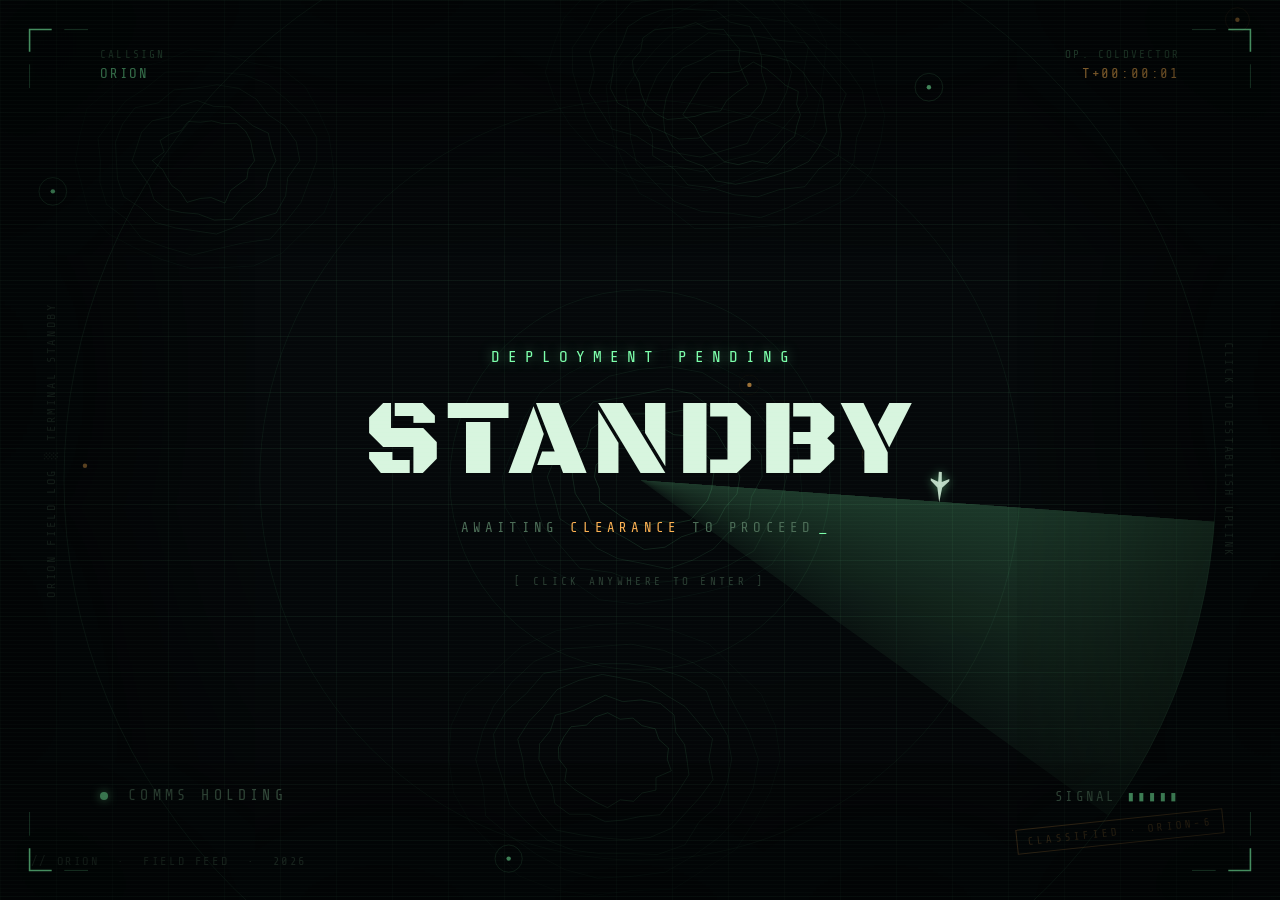
<file: index.html>
<!DOCTYPE html>
<html lang="en">
<head>
<meta charset="UTF-8">
<meta name="viewport" content="width=device-width, initial-scale=1.0">
<title>ORION // STANDBY</title>

<link rel="icon" href="Images/icon.png" sizes="32x32" />
<link rel="apple-touch-icon" href="Images/icon.png">
<link rel="preconnect" href="https://fonts.googleapis.com">
<link href="https://fonts.googleapis.com/css2?family=Share+Tech+Mono&family=Black+Ops+One&family=Rajdhani:wght@300;400;600;700&display=swap" rel="stylesheet">
<link rel="stylesheet" href="Styles/boot.css">

<meta property="og:title" content="Orion">
<meta property="og:description" content="Official Website For Orion.">
<meta property="og:type" content="website">
</head>
<body>
<div id="stage">
  <canvas id="bgcanvas"></canvas>
  <div class="grid-overlay"></div>

  <div class="side-label side-label--left">ORION FIELD LOG ░ TERMINAL STANDBY</div>
  <div class="side-label side-label--right">CLICK TO ESTABLISH UPLINK</div>

  <div id="hud-top">
    <div class="block">
      <span class="k">CALLSIGN</span>
      <span class="v">ORION</span>
    </div>
    <div class="block right">
      <span class="k">OP. COLDVECTOR</span>
      <span class="v amber" id="clockReadout">T+00:00:00</span>
    </div>
  </div>

  <div id="centerstack">
    <div id="opline">DEPLOYMENT PENDING</div>
    <div id="title">STANDBY</div>
    <div id="subline">AWAITING <span class="amber">CLEARANCE</span> TO PROCEED<span class="car">_</span></div>
    <div id="entryCue">[ click anywhere to enter ]</div>
  </div>

  <div id="statusbar"><span class="statusdot"></span><span id="statusText">Comms Holding</span></div>
  <div id="signal">SIGNAL <span class="bars" id="sigBars">▮▮▮▮▯</span></div>
  <div id="stamp">CLASSIFIED · ORION-6</div>
  <div id="footer">// ORION &nbsp;·&nbsp; FIELD FEED &nbsp;·&nbsp; 2026</div>

  <div class="corner tl"><svg viewBox="0 0 76 76"><path d="M2 30 L2 2 L30 2" stroke="#7dffab" stroke-width="2" fill="none" opacity="0.55"/><path d="M2 46 L2 76" stroke="#7dffab" stroke-width="1" fill="none" opacity="0.22"/><path d="M46 2 L76 2" stroke="#7dffab" stroke-width="1" fill="none" opacity="0.22"/></svg></div>
  <div class="corner tr"><svg viewBox="0 0 76 76"><path d="M2 30 L2 2 L30 2" stroke="#7dffab" stroke-width="2" fill="none" opacity="0.55"/><path d="M2 46 L2 76" stroke="#7dffab" stroke-width="1" fill="none" opacity="0.22"/><path d="M46 2 L76 2" stroke="#7dffab" stroke-width="1" fill="none" opacity="0.22"/></svg></div>
  <div class="corner bl"><svg viewBox="0 0 76 76"><path d="M2 30 L2 2 L30 2" stroke="#7dffab" stroke-width="2" fill="none" opacity="0.55"/><path d="M2 46 L2 76" stroke="#7dffab" stroke-width="1" fill="none" opacity="0.22"/><path d="M46 2 L76 2" stroke="#7dffab" stroke-width="1" fill="none" opacity="0.22"/></svg></div>
  <div class="corner br"><svg viewBox="0 0 76 76"><path d="M2 30 L2 2 L30 2" stroke="#7dffab" stroke-width="2" fill="none" opacity="0.55"/><path d="M2 46 L2 76" stroke="#7dffab" stroke-width="1" fill="none" opacity="0.22"/><path d="M46 2 L76 2" stroke="#7dffab" stroke-width="1" fill="none" opacity="0.22"/></svg></div>

  <div class="scanlines"></div>
  <div class="vignette"></div>
  <div id="cutOverlay"></div>
</div>

<script src="Scripts/boot.js"></script>
</body>
</html>
</file>
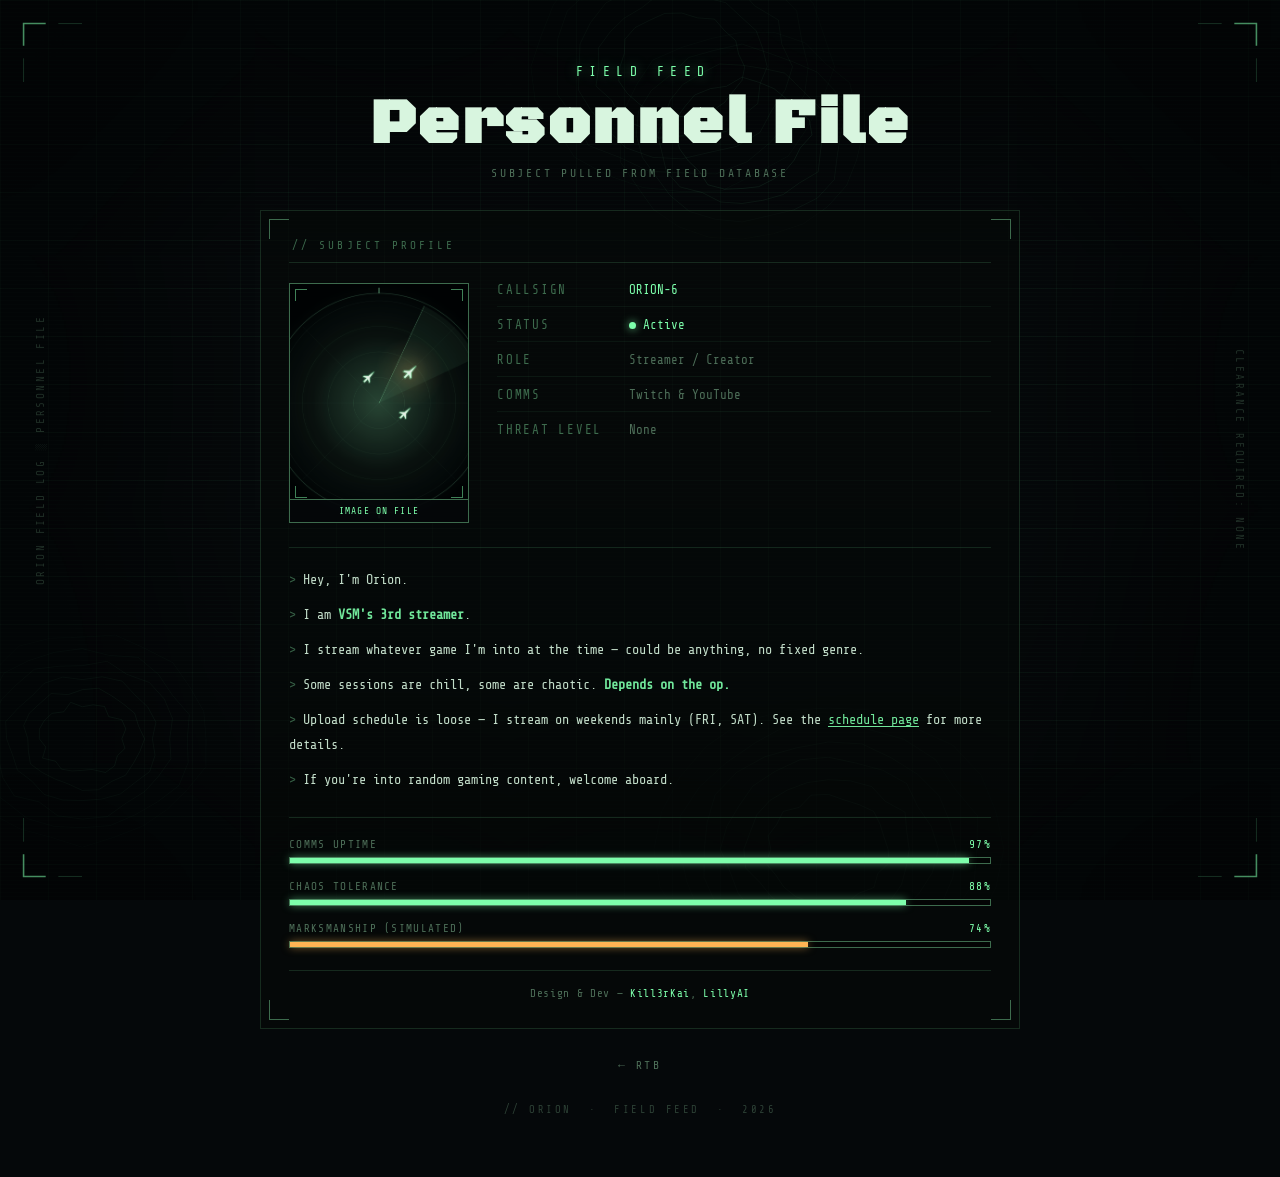
<file: about.html>
<!DOCTYPE html>
<html lang="en">

<head>
    <meta charset="UTF-8" />
    <meta name="viewport" content="width=device-width, initial-scale=1.0" />
    <title>Orion — Personnel File</title>

    <link rel="icon" href="Images/image.png" sizes="32x32" />
    <link rel="apple-touch-icon" href="Images/image.png">
    <link rel="preconnect" href="https://fonts.googleapis.com">
    <link
        href="https://fonts.googleapis.com/css2?family=Share+Tech+Mono&family=Black+Ops+One&family=Rajdhani:wght@300;400;600;700&display=swap"
        rel="stylesheet">
    <link rel="stylesheet" href="https://cdnjs.cloudflare.com/ajax/libs/font-awesome/6.6.0/css/all.min.css">
    <link rel="stylesheet" href="Styles/style.css">
    <link rel="stylesheet" href="Styles/about.css">

    <meta property="og:title" content="Orion — Personnel File">
    <meta property="og:description" content="Just some guy who likes games.">
    <meta property="og:type" content="website">
</head>

<body>

    <div id="cursor"></div>
    <div id="cursorRing"></div>

    <canvas id="bgcanvas"></canvas>
    <div class="grid-overlay"></div>
    <div class="scanlines"></div>
    <div class="vignette"></div>

    <div class="side-label side-label--left">ORION FIELD LOG ░ PERSONNEL FILE</div>
    <div class="side-label side-label--right">CLEARANCE REQUIRED: NONE</div>

    <div class="corner tl"><svg viewBox="0 0 76 76">
            <path d="M2 30 L2 2 L30 2" stroke="#7dffab" stroke-width="2" fill="none" opacity="0.55" />
            <path d="M2 46 L2 76" stroke="#7dffab" stroke-width="1" fill="none" opacity="0.22" />
            <path d="M46 2 L76 2" stroke="#7dffab" stroke-width="1" fill="none" opacity="0.22" />
        </svg></div>
    <div class="corner tr"><svg viewBox="0 0 76 76">
            <path d="M2 30 L2 2 L30 2" stroke="#7dffab" stroke-width="2" fill="none" opacity="0.55" />
            <path d="M2 46 L2 76" stroke="#7dffab" stroke-width="1" fill="none" opacity="0.22" />
            <path d="M46 2 L76 2" stroke="#7dffab" stroke-width="1" fill="none" opacity="0.22" />
        </svg></div>
    <div class="corner bl"><svg viewBox="0 0 76 76">
            <path d="M2 30 L2 2 L30 2" stroke="#7dffab" stroke-width="2" fill="none" opacity="0.55" />
            <path d="M2 46 L2 76" stroke="#7dffab" stroke-width="1" fill="none" opacity="0.22" />
            <path d="M46 2 L76 2" stroke="#7dffab" stroke-width="1" fill="none" opacity="0.22" />
        </svg></div>
    <div class="corner br"><svg viewBox="0 0 76 76">
            <path d="M2 30 L2 2 L30 2" stroke="#7dffab" stroke-width="2" fill="none" opacity="0.55" />
            <path d="M2 46 L2 76" stroke="#7dffab" stroke-width="1" fill="none" opacity="0.22" />
            <path d="M46 2 L76 2" stroke="#7dffab" stroke-width="1" fill="none" opacity="0.22" />
        </svg></div>

    <div class="about-wrap">

        <header class="about-hero">
            <div class="about-brandline">FIELD FEED</div>
            <h1 class="about-title">Personnel File</h1>
            <p class="about-sub">subject pulled from field database</p>
        </header>

        <div class="dossier-panel">
            <span class="dossier-bracket db-tl"></span>
            <span class="dossier-bracket db-tr"></span>
            <span class="dossier-bracket db-bl"></span>
            <span class="dossier-bracket db-br"></span>

            <div class="dossier-screen">
                <div class="section-label">// Subject Profile</div>

                <div class="profile-grid">
                    <div class="id-photo">
                        <span class="id-corner tl"></span>
                        <span class="id-corner tr"></span>
                        <span class="id-corner bl"></span>
                        <span class="id-corner br"></span>
                        <img src="Images/image.png" alt="Orion">
                        <div class="id-photo-tag">Image On File</div>
                    </div>

                    <div class="readout">
                        <div class="readout-row"><span class="readout-k">Callsign</span><span
                                class="readout-v">ORION-6</span></div>
                        <div class="readout-row"><span class="readout-k">Status</span><span class="readout-v"><span
                                    class="status-live-dot"></span>Active</span></div>
                        <div class="readout-row"><span class="readout-k">Role</span><span class="readout-v dim">Streamer
                                / Creator</span></div>
                        <div class="readout-row"><span class="readout-k">Comms</span><span class="readout-v dim">Twitch
                                &amp; YouTube</span></div>
                        <div class="readout-row"><span class="readout-k">Threat Level</span><span
                                class="readout-v dim">None</span></div>
                    </div>
                </div>

                <div class="field-notes">
                    <p>Hey, I'm Orion.</p>
                    <p>I am <strong>VSM's 3rd streamer</strong>.</p>
                    <p>I stream whatever game I'm into at the time — could be anything, no fixed genre.</p>
                    <p>Some sessions are chill, some are chaotic. <strong>Depends on the op.</strong></p>
                    <p>Upload schedule is loose — I stream on weekends mainly (FRI, SAT). See the <a
                            href="schedule.html">schedule page</a> for more details.</p>
                    <p>If you're into random gaming content, welcome aboard.</p>
                </div>

                <div class="metrics">
                    <div class="metric-row">
                        <div class="metric-label"><span>Comms Uptime</span><span class="metric-val">97%</span></div>
                        <div class="metric-track">
                            <div class="metric-fill" data-w="97"></div>
                        </div>
                    </div>
                    <div class="metric-row">
                        <div class="metric-label"><span>Chaos Tolerance</span><span class="metric-val">88%</span></div>
                        <div class="metric-track">
                            <div class="metric-fill" data-w="88"></div>
                        </div>
                    </div>
                    <div class="metric-row">
                        <div class="metric-label"><span>Marksmanship (Simulated)</span><span
                                class="metric-val">74%</span></div>
                        <div class="metric-track">
                            <div class="metric-fill amber" data-w="74"></div>
                        </div>
                    </div>
                </div>

                <div class="credits-line">
                    Design &amp; Dev — <a href="https://kill3rkai.ai" target="_blank" rel="noopener">Kill3rKai</a>, <a href="https://kill3rkai.ai/lilly" target="_blank" rel="noopener">LillyAI</a>
                </div>
            </div>
        </div>

        <div class="about-back">
            <a href="main.html">RTB</a>
        </div>

        <footer class="about-footer">
            // ORION &nbsp;·&nbsp; FIELD FEED &nbsp;·&nbsp; 2026
        </footer>

    </div>

    <script src="Scripts/about.js" defer></script>

</body>

</html>
</file>
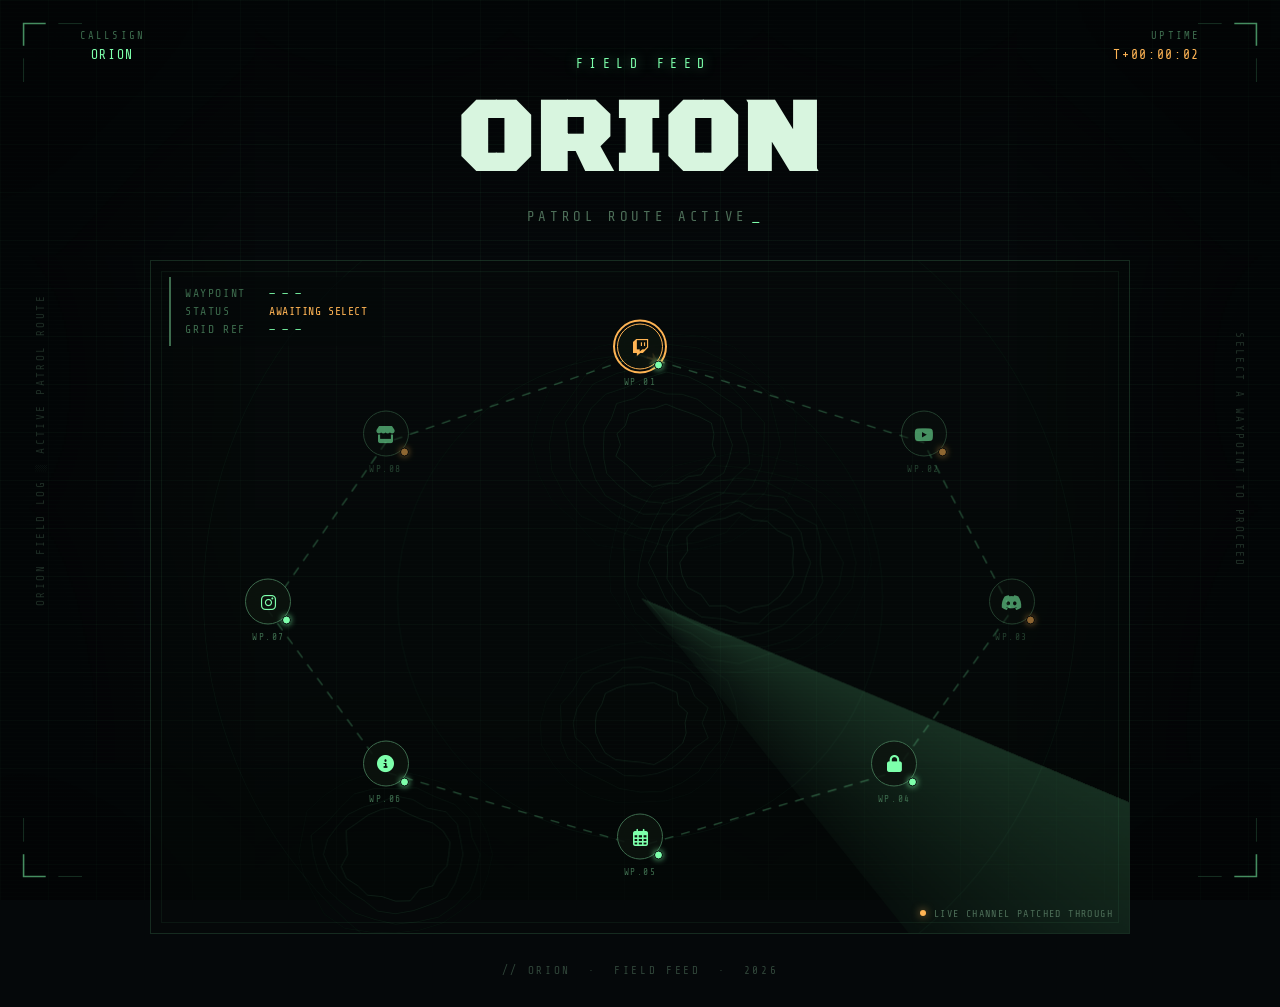
<file: main.html>
<!--
All Code Here Is Made By Kill3rKai
See More Details At: Kill3rKai.ai/faq
-->

<!DOCTYPE html>
<html lang="en">

<head>
    <meta charset="UTF-8" />
    <meta name="viewport" content="width=device-width, initial-scale=1.0" />
    <title>Orion // Tactical Link Map</title>

    <link rel="icon" href="Images/icon.png" sizes="32x32" />
    <link rel="apple-touch-icon" href="Images/icon.png">
    <link rel="preconnect" href="https://fonts.googleapis.com">
    <link href="https://fonts.googleapis.com/css2?family=Share+Tech+Mono&family=Black+Ops+One&family=Rajdhani:wght@300;400;600;700&display=swap" rel="stylesheet">
    <link rel="stylesheet" href="https://cdnjs.cloudflare.com/ajax/libs/font-awesome/6.6.0/css/all.min.css">
    <link rel="stylesheet" href="Styles/style.css">

    <meta property="og:title" content="Orion">
    <meta property="og:description" content="Official links and command hub for Orion.">
    <meta property="og:url" content="https://orion1367.github.io/">
    <meta property="og:type" content="website">
</head>

<body>

    <div id="cursor"></div>
    <div id="cursorRing"></div>

    <div class="grid-overlay"></div>
    <div class="scanlines"></div>
    <div class="vignette"></div>

    <div class="side-label side-label--left">ORION FIELD LOG ░ ACTIVE PATROL ROUTE</div>
    <div class="side-label side-label--right">SELECT A WAYPOINT TO PROCEED</div>

    <div class="corner tl"><svg viewBox="0 0 76 76"><path d="M2 30 L2 2 L30 2" stroke="#7dffab" stroke-width="2" fill="none" opacity="0.55"/><path d="M2 46 L2 76" stroke="#7dffab" stroke-width="1" fill="none" opacity="0.22"/><path d="M46 2 L76 2" stroke="#7dffab" stroke-width="1" fill="none" opacity="0.22"/></svg></div>
    <div class="corner tr"><svg viewBox="0 0 76 76"><path d="M2 30 L2 2 L30 2" stroke="#7dffab" stroke-width="2" fill="none" opacity="0.55"/><path d="M2 46 L2 76" stroke="#7dffab" stroke-width="1" fill="none" opacity="0.22"/><path d="M46 2 L76 2" stroke="#7dffab" stroke-width="1" fill="none" opacity="0.22"/></svg></div>
    <div class="corner bl"><svg viewBox="0 0 76 76"><path d="M2 30 L2 2 L30 2" stroke="#7dffab" stroke-width="2" fill="none" opacity="0.55"/><path d="M2 46 L2 76" stroke="#7dffab" stroke-width="1" fill="none" opacity="0.22"/><path d="M46 2 L76 2" stroke="#7dffab" stroke-width="1" fill="none" opacity="0.22"/></svg></div>
    <div class="corner br"><svg viewBox="0 0 76 76"><path d="M2 30 L2 2 L30 2" stroke="#7dffab" stroke-width="2" fill="none" opacity="0.55"/><path d="M2 46 L2 76" stroke="#7dffab" stroke-width="1" fill="none" opacity="0.22"/><path d="M46 2 L76 2" stroke="#7dffab" stroke-width="1" fill="none" opacity="0.22"/></svg></div>

    <header class="hero">
        <div id="hud-top">
            <div class="block">
                <span class="k">CALLSIGN</span>
                <span class="v">ORION</span>
            </div>
            <div class="block right">
                <span class="k">UPTIME</span>
                <span class="v amber" id="clockReadout">T+00:00:00</span>
            </div>
        </div>

        <div id="brandline">FIELD FEED</div>
        <h1 id="title">ORION</h1>
        <p id="subline">PATROL ROUTE ACTIVE<span class="blink">_</span></p>
    </header>

    <main class="map-section">
        <div class="map-frame" id="mapFrame">
            <canvas id="mapcanvas"></canvas>

            <div id="wpReadout">
                <div class="row"><span class="k">WAYPOINT</span><span class="v" id="rdWp">— — —</span></div>
                <div class="row"><span class="k">STATUS</span><span class="v amber" id="rdStatus">AWAITING SELECT</span></div>
                <div class="row"><span class="k">GRID REF</span><span class="v" id="rdGrid">— — —</span></div>
            </div>

            <div id="legend"><span class="dot"></span>Live channel patched through</div>

            <!-- waypoints injected by main.js -->
        </div>
    </main>

    <footer class="footer">
        // ORION &nbsp;·&nbsp; FIELD FEED &nbsp;·&nbsp; 2026
    </footer>

    <script src="Scripts/main.js"></script>
</body>

</html>
</file>
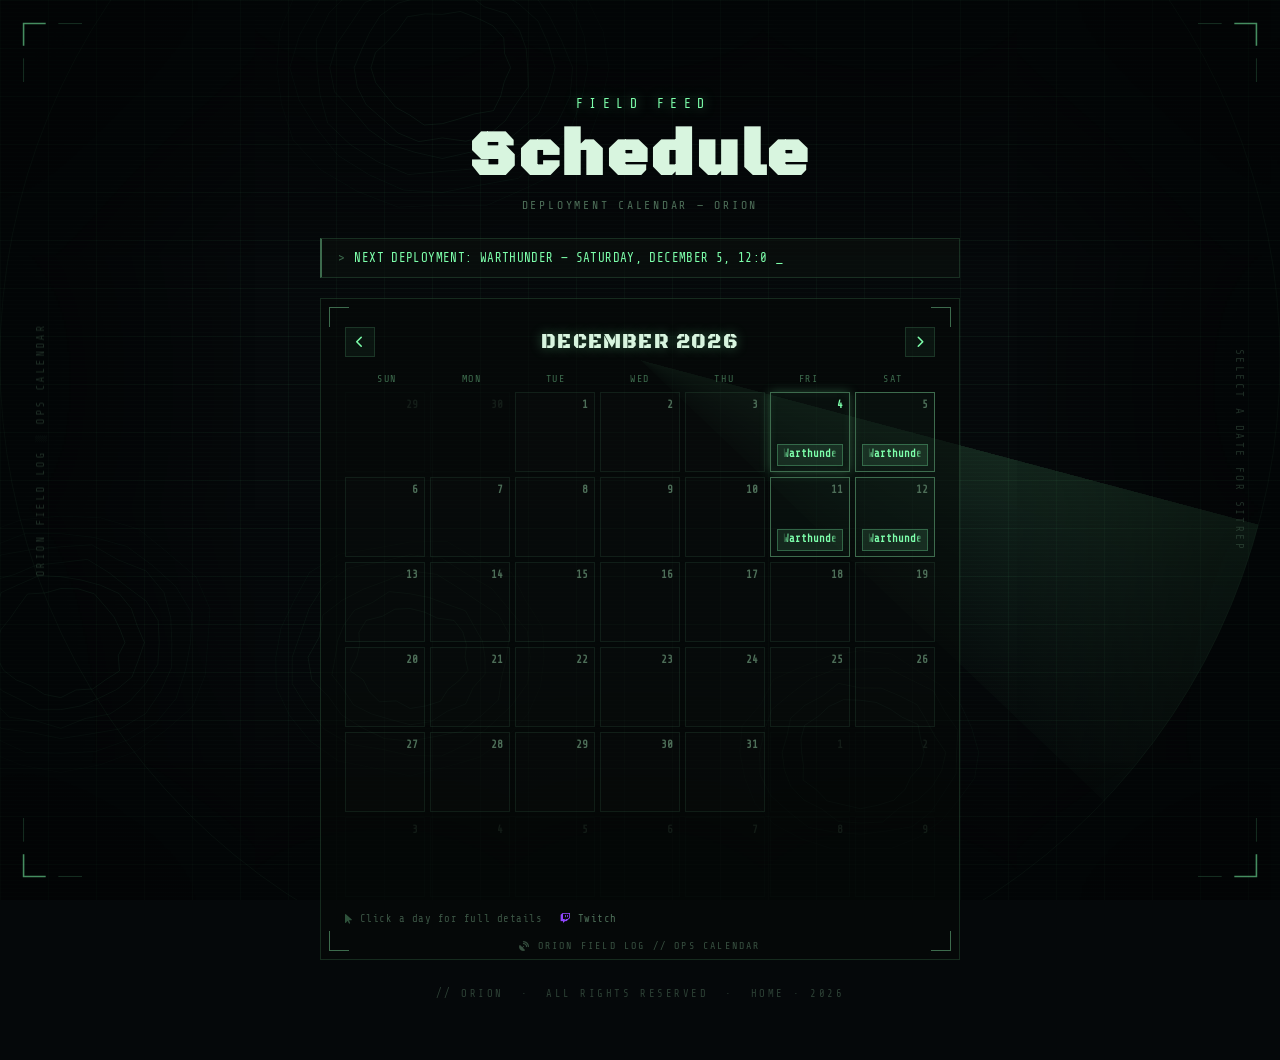
<file: schedule.html>
<!DOCTYPE html>
<html lang="en">

<head>
    <meta charset="UTF-8" />
    <meta name="viewport" content="width=device-width, initial-scale=1.0" />
    <title>Orion — Deployment Schedule</title>

    <link rel="icon" href="Images/icon.png" sizes="32x32" />
    <link rel="apple-touch-icon" href="Images/icon.png">
    <link rel="preconnect" href="https://fonts.googleapis.com">
    <link href="https://fonts.googleapis.com/css2?family=Share+Tech+Mono&family=Black+Ops+One&family=Rajdhani:wght@300;400;600;700&display=swap" rel="stylesheet">
    <link rel="stylesheet" href="https://cdnjs.cloudflare.com/ajax/libs/font-awesome/6.6.0/css/all.min.css">
    <link rel="stylesheet" href="Styles/style.css">
    <link rel="stylesheet" href="Styles/schedule.css">

    <meta property="og:title" content="Orion — Deployment Schedule">
    <meta property="og:description" content="Upcoming stream dates, ops and times.">
    <meta property="og:type" content="website">
</head>

<body>

    <div id="cursor"></div>
    <div id="cursorRing"></div>

    <canvas id="bgcanvas"></canvas>
    <div class="grid-overlay"></div>
    <div class="scanlines"></div>
    <div class="vignette"></div>

    <div class="side-label side-label--left">ORION FIELD LOG ░ OPS CALENDAR</div>
    <div class="side-label side-label--right">SELECT A DATE FOR SITREP</div>

    <div class="corner tl"><svg viewBox="0 0 76 76"><path d="M2 30 L2 2 L30 2" stroke="#7dffab" stroke-width="2" fill="none" opacity="0.55"/><path d="M2 46 L2 76" stroke="#7dffab" stroke-width="1" fill="none" opacity="0.22"/><path d="M46 2 L76 2" stroke="#7dffab" stroke-width="1" fill="none" opacity="0.22"/></svg></div>
    <div class="corner tr"><svg viewBox="0 0 76 76"><path d="M2 30 L2 2 L30 2" stroke="#7dffab" stroke-width="2" fill="none" opacity="0.55"/><path d="M2 46 L2 76" stroke="#7dffab" stroke-width="1" fill="none" opacity="0.22"/><path d="M46 2 L76 2" stroke="#7dffab" stroke-width="1" fill="none" opacity="0.22"/></svg></div>
    <div class="corner bl"><svg viewBox="0 0 76 76"><path d="M2 30 L2 2 L30 2" stroke="#7dffab" stroke-width="2" fill="none" opacity="0.55"/><path d="M2 46 L2 76" stroke="#7dffab" stroke-width="1" fill="none" opacity="0.22"/><path d="M46 2 L76 2" stroke="#7dffab" stroke-width="1" fill="none" opacity="0.22"/></svg></div>
    <div class="corner br"><svg viewBox="0 0 76 76"><path d="M2 30 L2 2 L30 2" stroke="#7dffab" stroke-width="2" fill="none" opacity="0.55"/><path d="M2 46 L2 76" stroke="#7dffab" stroke-width="1" fill="none" opacity="0.22"/><path d="M46 2 L76 2" stroke="#7dffab" stroke-width="1" fill="none" opacity="0.22"/></svg></div>

    <div class="sched-wrap">

        <header class="sched-hero">
            <div class="sched-brandline">FIELD FEED</div>
            <h1 class="sched-title">Schedule</h1>
            <p class="sched-sub">deployment calendar — Orion</p>
        </header>

        <div class="ticker" id="ticker">
            <span class="ticker-prompt">&gt;</span>
            <span class="ticker-text" id="ticker-text"></span><span class="ticker-cursor">_</span>
        </div>

        <div class="ops-panel">
            <span class="ops-bracket ops-tl"></span>
            <span class="ops-bracket ops-tr"></span>
            <span class="ops-bracket ops-bl"></span>
            <span class="ops-bracket ops-br"></span>

            <div class="ops-label"><i class="fa-solid fa-satellite-dish"></i> ORION FIELD LOG // OPS CALENDAR</div>

            <div class="ops-screen" id="ops-screen">

                <div class="cal-header">
                    <button class="cal-nav-btn" id="cal-prev" aria-label="Previous month">
                        <i class="fa-solid fa-chevron-left"></i>
                    </button>
                    <div class="cal-title" id="cal-title">JULY 2026</div>
                    <button class="cal-nav-btn" id="cal-next" aria-label="Next month">
                        <i class="fa-solid fa-chevron-right"></i>
                    </button>
                </div>

                <div class="cal-weekdays">
                    <span>SUN</span><span>MON</span><span>TUE</span><span>WED</span>
                    <span>THU</span><span>FRI</span><span>SAT</span>
                </div>

                <div class="cal-grid" id="cal-grid">
                    <!-- filled by JS -->
                </div>

                <div class="cal-legend">
                    <span class="legend-hint"><i class="fa-solid fa-arrow-pointer"></i> Click a day for full details</span>
                    <a class="legend-link" href="https://twitch.tv/orion1367" target="_blank" rel="noopener">
                        <i class="fa-brands fa-twitch" style="color:#9146ff;"></i> Twitch
                    </a>
                </div>

                <div class="cal-detail-backdrop" id="cal-detail-backdrop">
                    <div class="cal-detail">
                        <div class="cal-detail-head">
                            <span id="cal-detail-date">—</span>
                            <button class="cal-detail-close" id="cal-detail-close" aria-label="Close">
                                <i class="fa-solid fa-xmark"></i>
                            </button>
                        </div>
                        <div class="cal-detail-body" id="cal-detail-body">
                            <!-- filled by JS -->
                        </div>
                    </div>
                </div>

            </div>
        </div>

        <footer class="sched-footer">
            // ORION &nbsp;·&nbsp; ALL RIGHTS RESERVED &nbsp;·&nbsp;
            <a href="main.html">HOME</a>&nbsp;·&nbsp;2026
        </footer>

    </div>

    <script src="Scripts/schedule.js" defer></script>

</body>

</html>
</file>
<file: Styles/boot.css>
/* boot.css — ORION entry screen
   Deliberately just his standby overlay doing double duty as the site's
   front door: one title, one HUD readout, a slow radar sweep. No
   fireworks — a click grants clearance and cuts to black. */

@import url('https://fonts.googleapis.com/css2?family=Share+Tech+Mono&family=Black+Ops+One&family=Rajdhani:wght@300;400;600;700&display=swap');

:root {
  --bg: #05080a;
  --hud: #7dffab;
  --hud-dim: #3d6b4d;
  --amber: #ffb454;
  --text: #d8f5df;
  --muted: #4d6e58;
}

*,
*::before,
*::after {
  margin: 0;
  padding: 0;
  box-sizing: border-box;
}

html,
body {
  width: 100%;
  height: 100%;
  background: var(--bg);
  overflow: hidden;
  font-family: 'Rajdhani', sans-serif;
  color: var(--text);
  cursor: pointer;
}

#stage {
  position: relative;
  width: 100%;
  height: 100%;
  isolation: isolate;
}

canvas#bgcanvas {
  position: absolute;
  inset: 0;
  z-index: 0;
}

.grid-overlay {
  position: absolute;
  inset: 0;
  z-index: 1;
  pointer-events: none;
  background-image:
    linear-gradient(rgba(125, 255, 171, 0.045) 1px, transparent 1px),
    linear-gradient(90deg, rgba(125, 255, 171, 0.045) 1px, transparent 1px);
  background-size: 56px 56px;
}

.scanlines {
  position: absolute;
  inset: 0;
  z-index: 8;
  pointer-events: none;
  background: repeating-linear-gradient(0deg, transparent, transparent 3px, rgba(125, 255, 171, 0.02) 3px, rgba(125, 255, 171, 0.02) 4px);
}

.vignette {
  position: absolute;
  inset: 0;
  pointer-events: none;
  z-index: 6;
  box-shadow: inset 0 0 300px 100px rgba(1, 2, 2, 0.86);
}

.corner {
  position: absolute;
  width: 60px;
  height: 60px;
  z-index: 7;
}

.corner svg {
  width: 100%;
  height: 100%;
}

.corner.tl {
  top: 28px;
  left: 28px;
}

.corner.tr {
  top: 28px;
  right: 28px;
  transform: scaleX(-1);
}

.corner.bl {
  bottom: 28px;
  left: 28px;
  transform: scaleY(-1);
}

.corner.br {
  bottom: 28px;
  right: 28px;
  transform: scale(-1, -1);
}

.side-label {
  position: absolute;
  font-family: 'Share Tech Mono', monospace;
  font-size: 12px;
  letter-spacing: 0.22em;
  color: var(--muted);
  text-transform: uppercase;
  writing-mode: vertical-rl;
  opacity: 0.4;
  z-index: 6;
}

.side-label--left {
  left: 44px;
  top: 50%;
  transform: translateY(-50%) rotate(180deg);
}

.side-label--right {
  right: 44px;
  top: 50%;
  transform: translateY(-50%);
}

@media (max-width:760px) {
  .side-label {
    display: none;
  }
}

#hud-top {
  position: absolute;
  top: 48px;
  left: 100px;
  right: 100px;
  z-index: 4;
  display: flex;
  justify-content: space-between;
  align-items: flex-start;
  font-family: 'Share Tech Mono', monospace;
  font-size: 13px;
  letter-spacing: 0.14em;
  color: var(--muted);
}

#hud-top .block {
  display: flex;
  flex-direction: column;
  gap: 5px;
}

#hud-top .block.right {
  align-items: flex-end;
  text-align: right;
}

#hud-top .k {
  color: var(--hud-dim);
  font-size: 11px;
  letter-spacing: 0.2em;
}

#hud-top .v {
  color: var(--hud);
  font-size: 14px;
}

#hud-top .v.amber {
  color: var(--amber);
}

@media (max-width:760px) {
  #hud-top {
    left: 28px;
    right: 28px;
    top: 28px;
  }
}

#centerstack {
  position: absolute;
  left: 50%;
  top: 52%;
  transform: translate(-50%, -50%);
  z-index: 4;
  display: flex;
  flex-direction: column;
  align-items: center;
  text-align: center;
}

#opline {
  font-family: 'Share Tech Mono', monospace;
  font-size: 16px;
  letter-spacing: 0.5em;
  text-indent: 0.5em;
  color: var(--hud);
  text-shadow: 0 0 12px rgba(125, 255, 171, 0.5);
  margin-bottom: 22px;
  transition: color .3s ease;
}

#title {
  font-family: 'Black Ops One', sans-serif;
  font-size: clamp(52px, 10vw, 108px);
  letter-spacing: 0.05em;
  color: var(--text);
  line-height: 1;
  animation: titleGlow 3.2s ease-in-out infinite;
}

@keyframes titleGlow {

  0%,
  100% {
    text-shadow: 0 0 20px rgba(125, 255, 171, 0.35), 0 0 2px rgba(216, 245, 223, 0.4);
  }

  50% {
    text-shadow: 0 0 54px rgba(125, 255, 171, 0.65), 0 0 2px rgba(216, 245, 223, 0.4);
  }
}

#subline {
  margin-top: 24px;
  font-family: 'Share Tech Mono', monospace;
  font-size: 14px;
  letter-spacing: 0.3em;
  text-indent: 0.3em;
  color: var(--muted);
  transition: color .3s ease;
}

#subline .amber {
  color: var(--amber);
}

.car {
  display: inline-block;
  width: 9px;
  color: var(--hud);
  animation: blink 1s steps(1) infinite;
}

@keyframes blink {

  0%,
  100% {
    opacity: 1;
  }

  50% {
    opacity: 0;
  }
}

#entryCue {
  margin-top: 40px;
  font-family: 'Share Tech Mono', monospace;
  font-size: 11px;
  letter-spacing: 0.3em;
  color: rgba(77, 110, 88, 0.55);
  text-transform: uppercase;
  animation: cueFade 2.6s ease-in-out infinite;
}

@keyframes cueFade {

  0%,
  100% {
    opacity: 0.4;
  }

  50% {
    opacity: 0.9;
  }
}

#statusbar {
  position: absolute;
  left: 100px;
  bottom: 96px;
  z-index: 4;
  display: flex;
  align-items: center;
  gap: 16px;
  font-family: 'Share Tech Mono', monospace;
  font-size: 15px;
  letter-spacing: 0.28em;
  text-indent: 0.28em;
  color: var(--muted);
  text-transform: uppercase;
}

.statusdot {
  width: 8px;
  height: 8px;
  border-radius: 50%;
  background: var(--hud);
  box-shadow: 0 0 10px rgba(125, 255, 171, 0.8);
  animation: statusBlink 2s ease-in-out infinite;
}

@keyframes statusBlink {

  0%,
  100% {
    opacity: 1;
  }

  50% {
    opacity: 0.15;
  }
}

#signal {
  position: absolute;
  right: 100px;
  bottom: 96px;
  z-index: 4;
  font-family: 'Share Tech Mono', monospace;
  font-size: 14px;
  letter-spacing: 0.16em;
  color: var(--muted);
  display: flex;
  align-items: center;
  gap: 10px;
}

#signal .bars {
  color: var(--hud);
}

#footer {
  position: absolute;
  left: 28px;
  bottom: 32px;
  z-index: 4;
  font-family: 'Share Tech Mono', monospace;
  font-size: 12px;
  letter-spacing: 0.22em;
  text-indent: 0.22em;
  color: rgba(77, 110, 88, 0.55);
  text-transform: uppercase;
}

#stamp {
  position: absolute;
  right: 56px;
  bottom: 56px;
  z-index: 4;
  font-family: 'Share Tech Mono', monospace;
  font-size: 11px;
  letter-spacing: 0.3em;
  color: rgba(255, 180, 84, 0.3);
  border: 1px solid rgba(255, 180, 84, 0.3);
  padding: 5px 10px;
  transform: rotate(-6deg);
}

@media (max-width:760px) {

  #statusbar,
  #signal {
    left: 28px;
    right: 28px;
    bottom: 64px;
  }

  #signal {
    left: auto;
  }
}

/* cut to black on entry */
#cutOverlay {
  position: fixed;
  inset: 0;
  z-index: 100;
  background: #000;
  opacity: 0;
  pointer-events: none;
  transition: opacity .8s ease;
}

#cutOverlay.active {
  opacity: 1;
}
</file>
<file: Styles/style.css>
/* style.css — ORION tactical link map
   Same identity as the stream overlays (radar/terrain/waypoints), rebuilt
   as the page's central interaction instead of a plain list. */

@import url('https://fonts.googleapis.com/css2?family=Share+Tech+Mono&family=Black+Ops+One&family=Rajdhani:wght@300;400;600;700&display=swap');

:root {
  --bg: #05080a;
  --panel: #0c130f;
  --hud: #7dffab;
  --hud-dim: #3d6b4d;
  --amber: #ffb454;
  --text: #d8f5df;
  --muted: #4d6e58;
  --line: rgba(125, 255, 171, 0.14);
}

*,
*::before,
*::after {
  margin: 0;
  padding: 0;
  box-sizing: border-box;
}

body {
  background: var(--bg);
  color: var(--text);
  font-family: 'Rajdhani', sans-serif;
  min-height: 100vh;
  position: relative;
  cursor: none;
  overflow-x: hidden;
  display: flex;
  flex-direction: column;
}

::selection {
  background: rgba(125, 255, 171, 0.25);
  color: #fff;
}

/* ── custom cursor ── */
#cursor {
  position: fixed;
  width: 8px;
  height: 8px;
  background: var(--hud);
  border-radius: 50%;
  pointer-events: none;
  z-index: 9999;
  transform: translate(-50%, -50%);
  box-shadow: 0 0 12px var(--hud);
  mix-blend-mode: screen;
  opacity: 0;
}

#cursorRing {
  position: fixed;
  width: 34px;
  height: 34px;
  border: 1px solid rgba(125, 255, 171, 0.4);
  border-radius: 50%;
  pointer-events: none;
  z-index: 9998;
  transform: translate(-50%, -50%);
  transition: width .2s ease, height .2s ease, border-color .2s ease, left .08s ease, top .08s ease;
  opacity: 0;
}

/* ── page chrome (grid / scanlines / vignette / frame) ── */
/* Any full-page ambient background canvas uses this id — needed here
   (not just in boot.css) since schedule.html and future subpages load
   this stylesheet but not boot.css. Without it the canvas has no CSS
   sizing and renders in normal flow at its full pixel dimensions,
   pushing all page content off-screen below it. */
canvas#bgcanvas {
  position: fixed;
  inset: 0;
  width: 100%;
  height: 100%;
  z-index: 0;
}

.grid-overlay {
  position: fixed;
  inset: 0;
  z-index: 0;
  pointer-events: none;
  background-image:
    linear-gradient(rgba(125, 255, 171, 0.04) 1px, transparent 1px),
    linear-gradient(90deg, rgba(125, 255, 171, 0.04) 1px, transparent 1px);
  background-size: 48px 48px;
}

.scanlines {
  position: fixed;
  inset: 0;
  z-index: 1;
  pointer-events: none;
  background: repeating-linear-gradient(0deg, transparent, transparent 3px, rgba(125, 255, 171, 0.02) 3px, rgba(125, 255, 171, 0.02) 4px);
}

.vignette {
  position: fixed;
  inset: 0;
  z-index: 1;
  pointer-events: none;
  box-shadow: inset 0 0 280px 90px rgba(1, 2, 2, 0.82);
}

.corner {
  position: fixed;
  width: 60px;
  height: 60px;
  z-index: 50;
  pointer-events: none;
}

.corner svg {
  width: 100%;
  height: 100%;
}

.corner.tl {
  top: 22px;
  left: 22px;
}

.corner.tr {
  top: 22px;
  right: 22px;
  transform: scaleX(-1);
}

.corner.bl {
  bottom: 22px;
  left: 22px;
  transform: scaleY(-1);
}

.corner.br {
  bottom: 22px;
  right: 22px;
  transform: scale(-1, -1);
}

.side-label {
  position: fixed;
  font-family: 'Share Tech Mono', monospace;
  font-size: 11px;
  letter-spacing: 0.22em;
  color: var(--muted);
  text-transform: uppercase;
  writing-mode: vertical-rl;
  opacity: 0.4;
  z-index: 5;
  pointer-events: none;
}

.side-label--left {
  left: 34px;
  top: 50%;
  transform: translateY(-50%) rotate(180deg);
}

.side-label--right {
  right: 34px;
  top: 50%;
  transform: translateY(-50%);
}

@media (max-width:760px) {
  .side-label {
    display: none;
  }
}

/* ── header ── */
.hero {
  position: relative;
  z-index: 10;
  text-align: center;
  padding: 56px 24px 8px;
}

#hud-top {
  position: absolute;
  top: 30px;
  left: 80px;
  right: 80px;
  z-index: 4;
  display: flex;
  justify-content: space-between;
  align-items: flex-start;
  font-family: 'Share Tech Mono', monospace;
  font-size: 12px;
  letter-spacing: 0.14em;
  color: var(--muted);
}

#hud-top .block {
  display: flex;
  flex-direction: column;
  gap: 5px;
}

#hud-top .block.right {
  align-items: flex-end;
  text-align: right;
}

#hud-top .k {
  color: var(--hud-dim);
  font-size: 10.5px;
  letter-spacing: 0.2em;
}

#hud-top .v {
  color: var(--hud);
  font-size: 13px;
}

#hud-top .v.amber {
  color: var(--amber);
}

@media (max-width:760px) {
  #hud-top {
    display: none;
  }
}

#brandline {
  font-family: 'Share Tech Mono', monospace;
  font-size: 13px;
  letter-spacing: 0.5em;
  text-indent: 0.5em;
  color: var(--hud);
  text-shadow: 0 0 12px rgba(125, 255, 171, 0.5);
  margin-bottom: 18px;
}

#title {
  font-family: 'Black Ops One', sans-serif;
  font-size: clamp(48px, 9vw, 104px);
  letter-spacing: 0.04em;
  color: var(--text);
  line-height: 1;
  animation: titleGlow 3.2s ease-in-out infinite;
}

@keyframes titleGlow {

  0%,
  100% {
    text-shadow: 0 0 20px rgba(125, 255, 171, 0.32), 0 0 2px rgba(216, 245, 223, 0.4);
  }

  50% {
    text-shadow: 0 0 54px rgba(125, 255, 171, 0.62), 0 0 2px rgba(216, 245, 223, 0.4);
  }
}

#subline {
  margin-top: 16px;
  font-family: 'Share Tech Mono', monospace;
  font-size: clamp(11px, 1.4vw, 14px);
  letter-spacing: 0.26em;
  text-indent: 0.26em;
  color: var(--muted);
}

.blink {
  display: inline-block;
  width: 9px;
  color: var(--hud);
  animation: blink 1s steps(1) infinite;
}

@keyframes blink {

  0%,
  100% {
    opacity: 1;
  }

  50% {
    opacity: 0;
  }
}

/* ── tactical map ── */
.map-section {
  position: relative;
  z-index: 10;
  flex: 1;
  display: flex;
  align-items: center;
  justify-content: center;
  padding: 28px 20px 8px;
}

.map-frame {
  position: relative;
  width: min(94vw, 980px);
  aspect-ratio: 16/11;
  border: 1px solid var(--line);
  background: rgba(6, 10, 8, 0.4);
}

.map-frame::before {
  content: '';
  position: absolute;
  inset: 0;
  border: 1px solid rgba(125, 255, 171, 0.06);
  margin: 10px;
  pointer-events: none;
}

canvas#mapcanvas {
  position: absolute;
  inset: 0;
  width: 100%;
  height: 100%;
}

/* readout panel, top-left inside the frame */
#wpReadout {
  position: absolute;
  top: 16px;
  left: 18px;
  z-index: 25;
  font-family: 'Share Tech Mono', monospace;
  font-size: 11.5px;
  letter-spacing: 0.05em;
  color: var(--muted);
  display: flex;
  flex-direction: column;
  gap: 5px;
  background: rgba(5, 8, 10, 0.55);
  padding: 10px 14px;
  border-left: 2px solid var(--hud-dim);
  min-width: 190px;
  pointer-events: none;
  transition: border-color .2s ease;
}

#wpReadout.active {
  border-left-color: var(--hud);
}

#wpReadout .row {
  display: flex;
  gap: 10px;
}

#wpReadout .k {
  color: var(--hud-dim);
  min-width: 74px;
  letter-spacing: 0.14em;
}

#wpReadout .v {
  color: var(--hud);
}

#wpReadout .v.amber {
  color: var(--amber);
}

@media (max-width:600px) {
  #wpReadout {
    display: none;
  }
}

/* legend, bottom-right inside the frame */
#legend {
  position: absolute;
  bottom: 14px;
  right: 16px;
  z-index: 25;
  font-family: 'Share Tech Mono', monospace;
  font-size: 10px;
  letter-spacing: 0.14em;
  color: var(--muted);
  display: flex;
  align-items: center;
  gap: 8px;
  pointer-events: none;
  text-transform: uppercase;
}

#legend .dot {
  width: 6px;
  height: 6px;
  border-radius: 50%;
  background: var(--amber);
  box-shadow: 0 0 8px rgba(255, 180, 84, 0.7);
}

@media (max-width:600px) {
  #legend {
    display: none;
  }
}

/* waypoints */
.waypoint {
  position: absolute;
  transform: translate(-50%, -50%);
  display: flex;
  flex-direction: column;
  align-items: center;
  text-decoration: none;
  color: var(--text);
  z-index: 30;
}

.wp-marker {
  width: 46px;
  height: 46px;
  border-radius: 50%;
  border: 1px solid var(--hud-dim);
  background: rgba(12, 19, 15, 0.85);
  display: flex;
  align-items: center;
  justify-content: center;
  position: relative;
  transition: border-color .25s ease, box-shadow .25s ease, transform .25s ease, background .25s ease;
}

.wp-marker i {
  font-size: 17px;
  color: var(--hud);
  transition: color .25s ease;
}

.waypoint:hover .wp-marker {
  border-color: var(--hud);
  box-shadow: 0 0 18px rgba(125, 255, 171, 0.45);
  background: rgba(125, 255, 171, 0.08);
  transform: scale(1.14);
}

.wp-id {
  font-family: 'Share Tech Mono', monospace;
  font-size: 9.5px;
  letter-spacing: 0.16em;
  color: var(--hud-dim);
  margin-top: 7px;
  white-space: nowrap;
}

.wp-tooltip {
  position: absolute;
  bottom: calc(100% + 12px);
  left: 50%;
  transform: translateX(-50%) translateY(4px);
  background: rgba(6, 10, 8, 0.94);
  border: 1px solid var(--line);
  padding: 7px 12px;
  font-family: 'Share Tech Mono', monospace;
  font-size: 11.5px;
  letter-spacing: 0.06em;
  color: var(--hud);
  white-space: nowrap;
  opacity: 0;
  pointer-events: none;
  transition: opacity .2s ease, transform .2s ease;
  z-index: 100;
  display: flex;
  align-items: center;
  gap: 9px;
}

.wp-tooltip span {
  color: var(--muted);
}

.waypoint:hover .wp-tooltip {
  opacity: 1;
  transform: translateX(-50%) translateY(0);
}

.wp-tag {
  font-size: 9px;
  letter-spacing: 0.14em;
  padding: 2px 6px;
  border-radius: 2px;
  border: 1px solid currentColor;
}

.wp-tag.active {
  color: var(--hud);
  background: rgba(125, 255, 171, 0.1);
}

.wp-tag.inactive {
  color: var(--amber);
  background: rgba(255, 180, 84, 0.1);
}

/* always-visible status dot on the marker itself, like a live indicator light */
.wp-status-dot {
  position: absolute;
  bottom: -1px;
  right: -1px;
  width: 9px;
  height: 9px;
  border-radius: 50%;
  border: 1.5px solid var(--bg);
  z-index: 2;
}

.wp-status-dot.active {
  background: var(--hud);
  box-shadow: 0 0 6px rgba(125, 255, 171, 0.8);
}

.wp-status-dot.inactive {
  background: var(--amber);
  box-shadow: 0 0 6px rgba(255, 180, 84, 0.8);
}

.waypoint.live .wp-marker {
  border-color: var(--amber);
}

.waypoint.live .wp-marker i {
  color: var(--amber);
}

.wp-live-ring {
  position: absolute;
  inset: -5px;
  border-radius: 50%;
  border: 2px solid var(--amber);
  animation: liveRingPulse 2s ease-in-out infinite;
}

@keyframes liveRingPulse {

  0%,
  100% {
    opacity: 0.4;
    transform: scale(1);
  }

  50% {
    opacity: 1;
    transform: scale(1.08);
  }
}

/* disabled waypoints stay dimmed at rest but highlight exactly like an active
   waypoint on hover — visible and explorable on the board, just not clickable */
.waypoint.disabled {
  cursor: none;
}

.waypoint.disabled .wp-marker {
  opacity: 0.55;
}

.waypoint.disabled:hover .wp-marker {
  opacity: 1;
  border-color: var(--hud);
  box-shadow: 0 0 18px rgba(125, 255, 171, 0.45);
  background: rgba(125, 255, 171, 0.08);
  transform: scale(1.14);
}

.waypoint.disabled .wp-id {
  opacity: 0.55;
}

.waypoint.disabled:hover .wp-id {
  opacity: 1;
}

@media (max-width:600px) {
  .wp-marker {
    width: 38px;
    height: 38px;
  }

  .wp-marker i {
    font-size: 14px;
  }

  .wp-id {
    font-size: 8.5px;
  }
}

/* ── footer ── */
.footer {
  position: relative;
  z-index: 10;
  padding: 22px 24px 30px;
  text-align: center;
  font-family: 'Share Tech Mono', monospace;
  font-size: 11px;
  letter-spacing: 0.24em;
  color: rgba(77, 110, 88, 0.6);
  text-transform: uppercase;
}

.footer a {
  color: rgba(125, 255, 171, 0.55);
  text-decoration: none;
}

.footer a:hover {
  color: var(--hud);
}
</file>
<file: Styles/about.css>
/* ============================================================
   about.css — ORION personnel file
   A pulled-up dossier screen: ID photo, stat readouts, a
   classification ticker, animated metric bars. Extends
   Styles/style.css for shared tokens.
   ============================================================ */

body {
    display: block;
    min-height: 100vh;
    height: auto;
    overflow: visible auto;
    padding: 0 0 60px;
}

.about-wrap {
    max-width: 820px;
    margin: 0 auto;
    position: relative;
    z-index: 10;
    padding: 0 20px;
}

/* ── header ── */
.about-hero {
    text-align: center;
    margin-bottom: 30px;
    padding-top: 64px;
}

.about-brandline {
    font-family: 'Share Tech Mono', monospace;
    font-size: 13px;
    letter-spacing: 0.5em;
    text-indent: 0.5em;
    color: var(--hud);
    text-shadow: 0 0 12px rgba(125, 255, 171, 0.5);
    margin-bottom: 14px;
}

.about-title {
    font-family: 'Black Ops One', sans-serif;
    font-size: clamp(38px, 7vw, 64px);
    letter-spacing: 0.04em;
    color: var(--text);
    line-height: 1;
    animation: titleGlow 3.2s ease-in-out infinite;
}

@keyframes titleGlow {

    0%,
    100% {
        text-shadow: 0 0 20px rgba(125, 255, 171, 0.32), 0 0 2px rgba(216, 245, 223, 0.4);
    }

    50% {
        text-shadow: 0 0 54px rgba(125, 255, 171, 0.62), 0 0 2px rgba(216, 245, 223, 0.4);
    }
}

.about-sub {
    margin-top: 10px;
    font-family: 'Share Tech Mono', monospace;
    font-size: 11.5px;
    letter-spacing: 0.24em;
    text-transform: uppercase;
    color: var(--muted);
}

/* ── dossier panel shell ── */
.dossier-panel {
    max-width: 760px;
    margin: 0 auto 22px;
    background: rgba(6, 10, 8, 0.55);
    border: 1px solid var(--line);
    padding: 28px;
    position: relative;
}

.dossier-bracket {
    position: absolute;
    width: 20px;
    height: 20px;
    border-color: var(--hud-dim);
    border-style: solid;
    pointer-events: none;
}

.db-tl {
    top: 8px;
    left: 8px;
    border-width: 1px 0 0 1px;
}

.db-tr {
    top: 8px;
    right: 8px;
    border-width: 1px 1px 0 0;
}

.db-bl {
    bottom: 8px;
    left: 8px;
    border-width: 0 0 1px 1px;
}

.db-br {
    bottom: 8px;
    right: 8px;
    border-width: 0 1px 1px 0;
}

.dossier-screen {
    animation: panelOn .5s ease both;
}

@keyframes panelOn {
    0% {
        opacity: 0;
        transform: translateY(6px);
    }

    100% {
        opacity: 1;
        transform: translateY(0);
    }
}

.section-label {
    font-family: 'Share Tech Mono', monospace;
    font-size: 11px;
    letter-spacing: 0.28em;
    text-indent: 0.28em;
    color: var(--hud-dim);
    text-transform: uppercase;
    margin-bottom: 20px;
    padding-bottom: 10px;
    border-bottom: 1px solid var(--line);
}

/* ── profile grid: photo + stat readout ── */
.profile-grid {
    display: grid;
    grid-template-columns: 180px 1fr;
    gap: 28px;
}

@media (max-width:560px) {
    .profile-grid {
        grid-template-columns: 1fr;
    }
}

.id-photo {
    position: relative;
    aspect-ratio: 3/4;
    border: 1px solid var(--hud-dim);
    background: #04060a;
    overflow: hidden;
}

.id-photo img {
    width: 100%;
    height: 100%;
    object-fit: cover;
    filter: grayscale(0.25) contrast(1.05) brightness(0.95);
}

.id-photo::before {
    /* one-shot scan sweep on load */
    content: '';
    position: absolute;
    left: 0;
    right: 0;
    top: -30%;
    height: 30%;
    background: linear-gradient(180deg, transparent, rgba(125, 255, 171, 0.35), transparent);
    animation: scanSweep 1.6s ease-out .3s both;
    pointer-events: none;
}

@keyframes scanSweep {
    0% {
        top: -30%;
    }

    100% {
        top: 100%;
    }
}

.id-photo-tag {
    position: absolute;
    left: 0;
    right: 0;
    bottom: 0;
    background: rgba(5, 8, 10, 0.85);
    border-top: 1px solid var(--hud-dim);
    padding: 6px 8px;
    font-family: 'Share Tech Mono', monospace;
    font-size: 9.5px;
    letter-spacing: 0.12em;
    color: var(--hud);
    text-align: center;
    text-transform: uppercase;
}

.id-corner {
    position: absolute;
    width: 12px;
    height: 12px;
    border-color: rgba(125, 255, 171, 0.5);
    border-style: solid;
    z-index: 2;
}

.id-corner.tl {
    top: 5px;
    left: 5px;
    border-width: 1px 0 0 1px;
}

.id-corner.tr {
    top: 5px;
    right: 5px;
    border-width: 1px 1px 0 0;
}

.id-corner.bl {
    bottom: 24px;
    left: 5px;
    border-width: 0 0 1px 1px;
}

.id-corner.br {
    bottom: 24px;
    right: 5px;
    border-width: 0 1px 1px 0;
}

.readout {
    display: flex;
    flex-direction: column;
    gap: 11px;
}

.readout-row {
    display: flex;
    gap: 14px;
    align-items: baseline;
    font-family: 'Share Tech Mono', monospace;
    font-size: 12.5px;
    border-bottom: 1px solid rgba(125, 255, 171, 0.06);
    padding-bottom: 9px;
}

.readout-row:last-child {
    border-bottom: none;
    padding-bottom: 0;
}

.readout-k {
    color: var(--hud-dim);
    min-width: 118px;
    letter-spacing: 0.14em;
    text-transform: uppercase;
    flex-shrink: 0;
}

.readout-v {
    color: var(--hud);
}

.readout-v.amber {
    color: var(--amber);
}

.readout-v.dim {
    color: var(--muted);
}

.status-live-dot {
    display: inline-block;
    width: 7px;
    height: 7px;
    border-radius: 50%;
    background: var(--hud);
    box-shadow: 0 0 8px rgba(125, 255, 171, 0.8);
    margin-right: 7px;
    animation: statusBlink 2s ease-in-out infinite;
}

@keyframes statusBlink {

    0%,
    100% {
        opacity: 1;
    }

    50% {
        opacity: 0.25;
    }
}

/* ── field notes (bio) ── */
.field-notes {
    margin-top: 24px;
    padding-top: 20px;
    border-top: 1px solid var(--line);
    font-family: 'Share Tech Mono', monospace;
    font-size: 13.5px;
    line-height: 1.85;
    color: var(--text);
    opacity: 0.9;
}

.field-notes p {
    margin-bottom: 10px;
}

.field-notes p:last-child {
    margin-bottom: 0;
}

.field-notes p::before {
    content: '> ';
    color: var(--hud-dim);
}

.field-notes strong {
    color: var(--hud);
    font-weight: 700;
}

.field-notes a {
    color: var(--hud);
    text-decoration: underline;
    text-underline-offset: 2px;
}

.field-notes a:hover {
    text-shadow: 0 0 8px rgba(125, 255, 171, 0.6);
}

/* ── operational metrics (stat bars) ── */
.metrics {
    margin-top: 24px;
    padding-top: 20px;
    border-top: 1px solid var(--line);
}

.metric-row {
    margin-bottom: 16px;
}

.metric-row:last-child {
    margin-bottom: 0;
}

.metric-label {
    display: flex;
    justify-content: space-between;
    font-family: 'Share Tech Mono', monospace;
    font-size: 11px;
    letter-spacing: 0.12em;
    color: var(--muted);
    text-transform: uppercase;
    margin-bottom: 6px;
}

.metric-label .metric-val {
    color: var(--hud);
}

.metric-track {
    height: 7px;
    border: 1px solid var(--hud-dim);
    background: rgba(0, 0, 0, 0.4);
}

.metric-fill {
    height: 100%;
    width: 0%;
    background: var(--hud);
    box-shadow: 0 0 8px rgba(125, 255, 171, 0.6);
    transition: width 1.1s cubic-bezier(0.4, 0, 0.2, 1);
}

.metric-fill.amber {
    background: var(--amber);
    box-shadow: 0 0 8px rgba(255, 180, 84, 0.6);
}

/* ── credits (kept quiet, single line) ── */
.credits-line {
    margin-top: 22px;
    padding-top: 16px;
    border-top: 1px solid var(--line);
    font-family: 'Share Tech Mono', monospace;
    font-size: 11px;
    letter-spacing: 0.06em;
    color: var(--muted);
    text-align: center;
}

.credits-line a {
    color: var(--hud);
    text-decoration: none;
}

.credits-line a:hover {
    text-shadow: 0 0 8px rgba(125, 255, 171, 0.6);
}

/* ── back link ── */
.about-back {
    text-align: center;
    margin-top: 20px;
}

.about-back a {
    font-family: 'Share Tech Mono', monospace;
    font-size: 11.5px;
    letter-spacing: 0.24em;
    color: var(--muted);
    text-decoration: none;
    text-transform: uppercase;
    display: inline-flex;
    align-items: center;
    gap: 8px;
    transition: color .2s ease;
    padding: 8px 0;
}

.about-back a:hover {
    color: var(--hud);
}

.about-back a::before {
    content: '←';
    transition: transform .2s ease;
}

.about-back a:hover::before {
    transform: translateX(-4px);
}

.about-footer {
    text-align: center;
    margin-top: 24px;
    font-family: 'Share Tech Mono', monospace;
    font-size: 10.5px;
    letter-spacing: 0.24em;
    color: rgba(77, 110, 88, 0.55);
    text-transform: uppercase;
}

@media (max-width:480px) {
    .dossier-panel {
        padding: 20px;
    }

    .about-wrap {
        padding: 0 14px;
    }
}
</file>
<file: Styles/schedule.css>
/* ============================================================
   schedule.css — ORION ops calendar
   Extends Styles/style.css — tokens (--hud, --amber, --muted etc)
   are inherited from there. This page scrolls, unlike main.html's
   fixed map viewport.
   ============================================================ */

body {
    display: block;
    min-height: 100vh;
    height: auto;
    overflow: visible auto;
    padding: 96px 20px 60px;
}

.sched-wrap {
    max-width: 720px;
    margin: 0 auto;
    position: relative;
    z-index: 10;
}

/* ── header ── */
.sched-hero {
    text-align: center;
    margin-bottom: 26px;
}

.sched-brandline {
    font-family: 'Share Tech Mono', monospace;
    font-size: 13px;
    letter-spacing: 0.5em;
    text-indent: 0.5em;
    color: var(--hud);
    text-shadow: 0 0 12px rgba(125, 255, 171, 0.5);
    margin-bottom: 14px;
}

.sched-title {
    font-family: 'Black Ops One', sans-serif;
    font-size: clamp(38px, 7vw, 64px);
    letter-spacing: 0.04em;
    color: var(--text);
    line-height: 1;
    animation: titleGlow 3.2s ease-in-out infinite;
}

@keyframes titleGlow {

    0%,
    100% {
        text-shadow: 0 0 20px rgba(125, 255, 171, 0.32), 0 0 2px rgba(216, 245, 223, 0.4);
    }

    50% {
        text-shadow: 0 0 54px rgba(125, 255, 171, 0.62), 0 0 2px rgba(216, 245, 223, 0.4);
    }
}

.sched-sub {
    margin-top: 10px;
    font-family: 'Share Tech Mono', monospace;
    font-size: 11.5px;
    letter-spacing: 0.24em;
    text-transform: uppercase;
    color: var(--muted);
}

/* ── ticker / comms readout ── */
.ticker {
    max-width: 640px;
    margin: 0 auto 20px;
    background: rgba(12, 19, 15, 0.5);
    border: 1px solid var(--line);
    border-left: 2px solid var(--hud-dim);
    padding: 12px 16px;
    font-family: 'Share Tech Mono', monospace;
    font-size: 12.5px;
    letter-spacing: 0.03em;
    color: var(--hud);
    display: flex;
    align-items: center;
    gap: 9px;
    white-space: nowrap;
    overflow: hidden;
}

.ticker-prompt {
    color: var(--hud-dim);
    flex-shrink: 0;
}

.ticker-text {
    overflow: hidden;
    text-overflow: ellipsis;
}

.ticker-cursor {
    display: inline-block;
    color: var(--hud);
    flex-shrink: 0;
    animation: blink 1s step-end infinite;
}

@keyframes blink {
    50% {
        opacity: 0;
    }
}

/* ── ops panel shell ── */
.ops-panel {
    max-width: 640px;
    margin: 0 auto;
    background: rgba(6, 10, 8, 0.55);
    border: 1px solid var(--line);
    padding: 20px 18px 30px;
    position: relative;
}

.ops-bracket {
    position: absolute;
    width: 20px;
    height: 20px;
    border-color: var(--hud-dim);
    border-style: solid;
    pointer-events: none;
}

.ops-tl {
    top: 8px;
    left: 8px;
    border-width: 1px 0 0 1px;
}

.ops-tr {
    top: 8px;
    right: 8px;
    border-width: 1px 1px 0 0;
}

.ops-bl {
    bottom: 8px;
    left: 8px;
    border-width: 0 0 1px 1px;
}

.ops-br {
    bottom: 8px;
    right: 8px;
    border-width: 0 1px 1px 0;
}

.ops-label {
    position: absolute;
    bottom: 8px;
    left: 50%;
    transform: translateX(-50%);
    font-family: 'Share Tech Mono', monospace;
    font-size: 10px;
    letter-spacing: 0.22em;
    color: var(--muted);
    opacity: 0.7;
    text-transform: uppercase;
    display: flex;
    align-items: center;
    gap: 6px;
    white-space: nowrap;
}

/* ── screen ── */
.ops-screen {
    position: relative;
    padding: 8px 6px 4px;
    animation: panelOn .5s ease both;
}

@keyframes panelOn {
    0% {
        opacity: 0;
        transform: translateY(6px);
    }

    100% {
        opacity: 1;
        transform: translateY(0);
    }
}

/* ── header / nav ── */
.cal-header {
    display: flex;
    align-items: center;
    justify-content: space-between;
    margin-bottom: 16px;
}

.cal-title {
    font-family: 'Black Ops One', sans-serif;
    font-size: 20px;
    letter-spacing: 0.06em;
    color: var(--text);
    text-shadow: 0 0 12px rgba(125, 255, 171, 0.35);
}

.cal-nav-btn {
    width: 30px;
    height: 30px;
    background: rgba(125, 255, 171, 0.05);
    border: 1px solid var(--line);
    color: var(--hud);
    display: flex;
    align-items: center;
    justify-content: center;
    font-size: 12px;
    transition: background .2s ease, border-color .2s ease, box-shadow .2s ease;
}

.cal-nav-btn:hover {
    background: rgba(125, 255, 171, 0.12);
    border-color: var(--hud);
    box-shadow: 0 0 12px rgba(125, 255, 171, 0.3);
}

/* ── weekdays ── */
.cal-weekdays {
    display: grid;
    grid-template-columns: repeat(7, 1fr);
    font-family: 'Share Tech Mono', monospace;
    font-size: 10px;
    letter-spacing: 0.16em;
    color: var(--hud-dim);
    text-align: center;
    padding-bottom: 8px;
}

/* ── grid ── */
.cal-grid {
    display: grid;
    grid-template-columns: repeat(7, 1fr);
    gap: 5px;
}

.cal-cell {
    aspect-ratio: 1;
    border: 1px solid rgba(125, 255, 171, 0.08);
    background: rgba(255, 255, 255, 0.01);
    padding: 5px 6px;
    display: flex;
    flex-direction: column;
    gap: 3px;
    font-family: 'Share Tech Mono', monospace;
    color: var(--muted);
    position: relative;
    overflow: hidden;
    transition: transform .18s ease, border-color .18s ease, background .18s ease, box-shadow .18s ease;
}

.cal-cell.other-month {
    opacity: 0.2;
}

.cal-cell.is-today {
    border-color: var(--hud);
    box-shadow: 0 0 10px rgba(125, 255, 171, 0.25), inset 0 0 10px rgba(125, 255, 171, 0.06);
}

.cal-cell.is-today .cal-daynum {
    color: var(--hud);
}

.cal-cell.has-event {
    border-color: var(--hud-dim);
    background: rgba(125, 255, 171, 0.03);
}

.cal-cell.has-event:hover {
    transform: translateY(-2px);
    border-color: var(--hud);
    box-shadow: 0 6px 16px rgba(125, 255, 171, 0.18);
    background: rgba(125, 255, 171, 0.07);
}

.cal-daynum {
    font-size: 11px;
    font-weight: 600;
    align-self: flex-end;
}

.cal-pill {
    margin-top: auto;
    font-size: 10.5px;
    font-weight: 600;
    line-height: 1.3;
    padding: 3px 5px;
    background: rgba(125, 255, 171, 0.1);
    color: var(--hud);
    border: 1px solid rgba(125, 255, 171, 0.28);
    display: flex;
    align-items: center;
    gap: 4px;
    min-width: 0;
}

.cal-pill.is-live {
    background: rgba(255, 180, 84, 0.12);
    color: var(--amber);
    border-color: rgba(255, 180, 84, 0.4);
}

.cal-pill-more {
    font-size: 9px;
    color: var(--muted);
    margin-top: 2px;
}

.cal-pill-mask {
    flex: 1;
    min-width: 0;
    overflow: hidden;
    position: relative;
}

.cal-pill-mask.marquee {
    mask-image: linear-gradient(90deg, transparent 0, #000 6px, #000 calc(100% - 6px), transparent 100%);
    -webkit-mask-image: linear-gradient(90deg, transparent 0, #000 6px, #000 calc(100% - 6px), transparent 100%);
}

.cal-pill-label {
    display: inline-block;
    white-space: nowrap;
}

.cal-pill-mask.marquee .cal-pill-label {
    animation: pillMarquee var(--marquee-duration, 6s) ease-in-out infinite;
}

@keyframes pillMarquee {

    0%,
    15% {
        transform: translateX(0);
    }

    50% {
        transform: translateX(var(--marquee-dist, 0));
    }

    85%,
    100% {
        transform: translateX(0);
    }
}

.cal-live-dot {
    width: 6px;
    height: 6px;
    border-radius: 50%;
    background: var(--amber);
    box-shadow: 0 0 6px var(--amber);
    animation: liveDotPulse 1.5s ease-in-out infinite;
    flex-shrink: 0;
}

@keyframes liveDotPulse {

    0%,
    100% {
        opacity: 1;
        transform: scale(1);
    }

    50% {
        opacity: 0.5;
        transform: scale(0.8);
    }
}

/* ── legend ── */
.cal-legend {
    margin-top: 16px;
    display: flex;
    flex-wrap: wrap;
    row-gap: 8px;
    gap: 18px;
    align-items: center;
    font-family: 'Share Tech Mono', monospace;
    font-size: 10.5px;
    letter-spacing: 0.05em;
    color: var(--muted);
}

.legend-hint {
    display: inline-flex;
    align-items: center;
    gap: 7px;
    opacity: 0.75;
}

.legend-hint i {
    color: var(--hud-dim);
    font-size: 11px;
}

.legend-link {
    display: inline-flex;
    align-items: center;
    gap: 6px;
    color: inherit;
    text-decoration: none;
    transition: color .2s ease, text-shadow .2s ease;
}

.legend-link:hover {
    color: #9146ff;
    text-shadow: 0 0 8px rgba(145, 70, 255, 0.5);
}

/* ── detail popup ── */
.cal-detail-backdrop {
    position: absolute;
    inset: 0;
    background: rgba(5, 8, 10, 0.92);
    display: none;
    align-items: center;
    justify-content: center;
    z-index: 20;
    padding: 20px;
}

.cal-detail-backdrop.open {
    display: flex;
}

.cal-detail {
    width: 100%;
    max-width: 320px;
    background: rgba(9, 15, 12, 0.95);
    border: 1px solid var(--hud-dim);
    animation: detailIn .2s ease both;
}

@keyframes detailIn {
    from {
        opacity: 0;
        transform: scale(0.94);
    }

    to {
        opacity: 1;
        transform: scale(1);
    }
}

.cal-detail-head {
    display: flex;
    align-items: center;
    justify-content: space-between;
    padding: 11px 15px;
    border-bottom: 1px solid var(--line);
    font-family: 'Share Tech Mono', monospace;
    font-size: 11px;
    letter-spacing: 0.14em;
    color: var(--hud);
    text-transform: uppercase;
}

.cal-detail-close {
    background: none;
    border: none;
    color: var(--muted);
    font-size: 14px;
    transition: color .2s ease;
}

.cal-detail-close:hover {
    color: var(--amber);
}

.cal-detail-body {
    padding: 14px 15px 16px;
    display: flex;
    flex-direction: column;
    gap: 12px;
    max-height: 260px;
    overflow-y: auto;
}

.cal-detail-entry {
    display: flex;
    gap: 12px;
    align-items: flex-start;
    padding-bottom: 12px;
    border-bottom: 1px solid rgba(125, 255, 171, 0.06);
}

.cal-detail-entry:last-child {
    border-bottom: none;
    padding-bottom: 0;
}

.cal-detail-icon {
    font-size: 17px;
    margin-top: 2px;
    flex-shrink: 0;
}

.cal-detail-game {
    font-family: 'Rajdhani', sans-serif;
    font-size: 15px;
    font-weight: 600;
    color: var(--text);
    letter-spacing: 0.02em;
}

.cal-detail-time {
    font-family: 'Share Tech Mono', monospace;
    font-size: 11px;
    color: var(--muted);
    margin-top: 2px;
}

.cal-detail-note {
    font-family: 'Rajdhani', sans-serif;
    font-size: 13px;
    color: var(--muted);
    margin-top: 4px;
}

/* ── footer ── */
.sched-footer {
    text-align: center;
    margin-top: 28px;
    font-family: 'Share Tech Mono', monospace;
    font-size: 10.5px;
    letter-spacing: 0.24em;
    color: rgba(77, 110, 88, 0.55);
    text-transform: uppercase;
}

.sched-footer a {
    color: inherit;
    text-decoration: none;
}

.sched-footer a:hover {
    color: var(--hud);
}

@media (max-width:480px) {
    body {
        padding: 80px 14px 40px;
    }

    .cal-daynum {
        font-size: 9.5px;
    }

    .cal-pill {
        font-size: 9px;
        padding: 2px 4px;
    }
}
</file>
